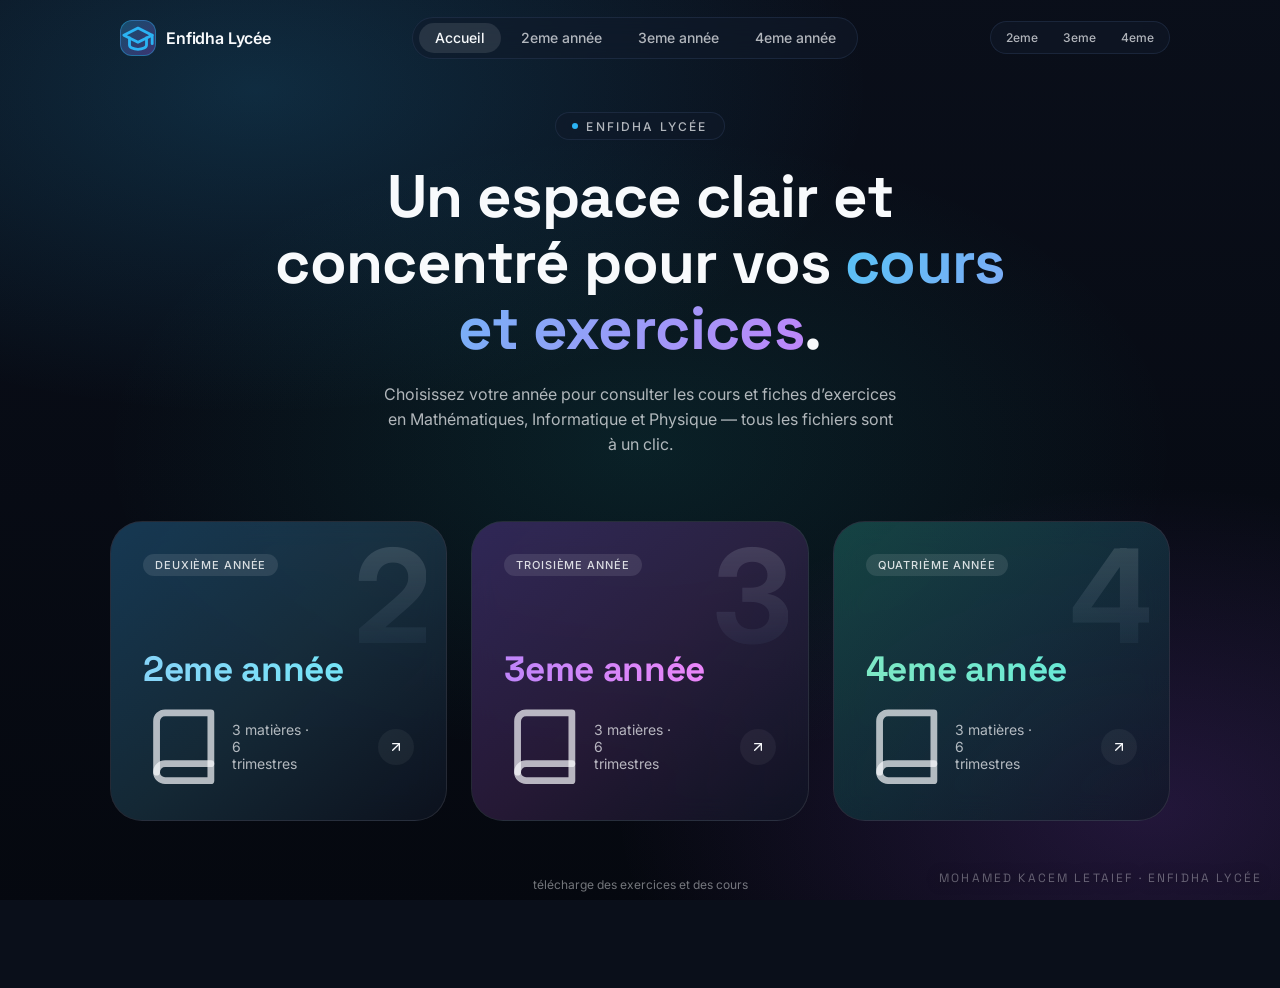
<file: index.html>
<!DOCTYPE html>
<html lang="fr">
<head>
  <link rel="icon" type="image/x-icon" href="icon.ico">
  <meta charset="UTF-8" />
  <meta name="viewport" content="width=device-width, initial-scale=1" />
  <title>Enfidha Lycée — Accueil</title>
  <meta name="description" content="Un espace clair et concentré pour les cours et exercices du lycée." />
  <link rel="stylesheet" href="styles.css" />
</head>
<body>
  <script src="data.js"></script>
  <script src="script.js"></script>
  <script>renderHome();</script>
</body>
</html>
</file>
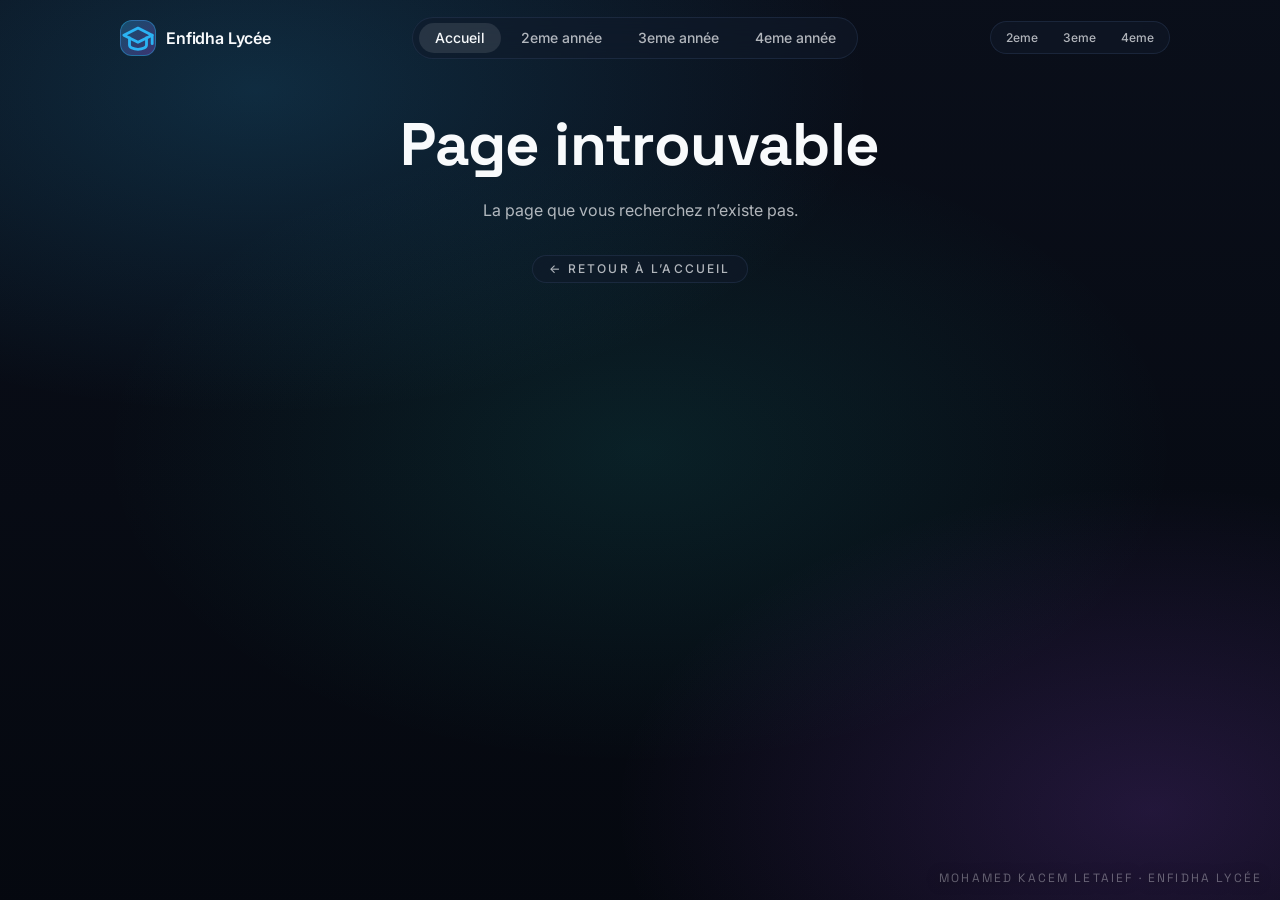
<file: subject.html>
<!DOCTYPE html>
<html lang="fr">
<head>
  <link rel="icon" type="image/x-icon" href="icon.ico">
  <meta charset="UTF-8" />
  <meta name="viewport" content="width=device-width, initial-scale=1" />
  <title>Enfidha Lycée — Matière</title>
  <link rel="stylesheet" href="styles.css" />
</head>
<body>
  <script src="data.js"></script>
  <script src="script.js"></script>
  <script>renderSubjectPage();</script>
</body>
</html>
</file>
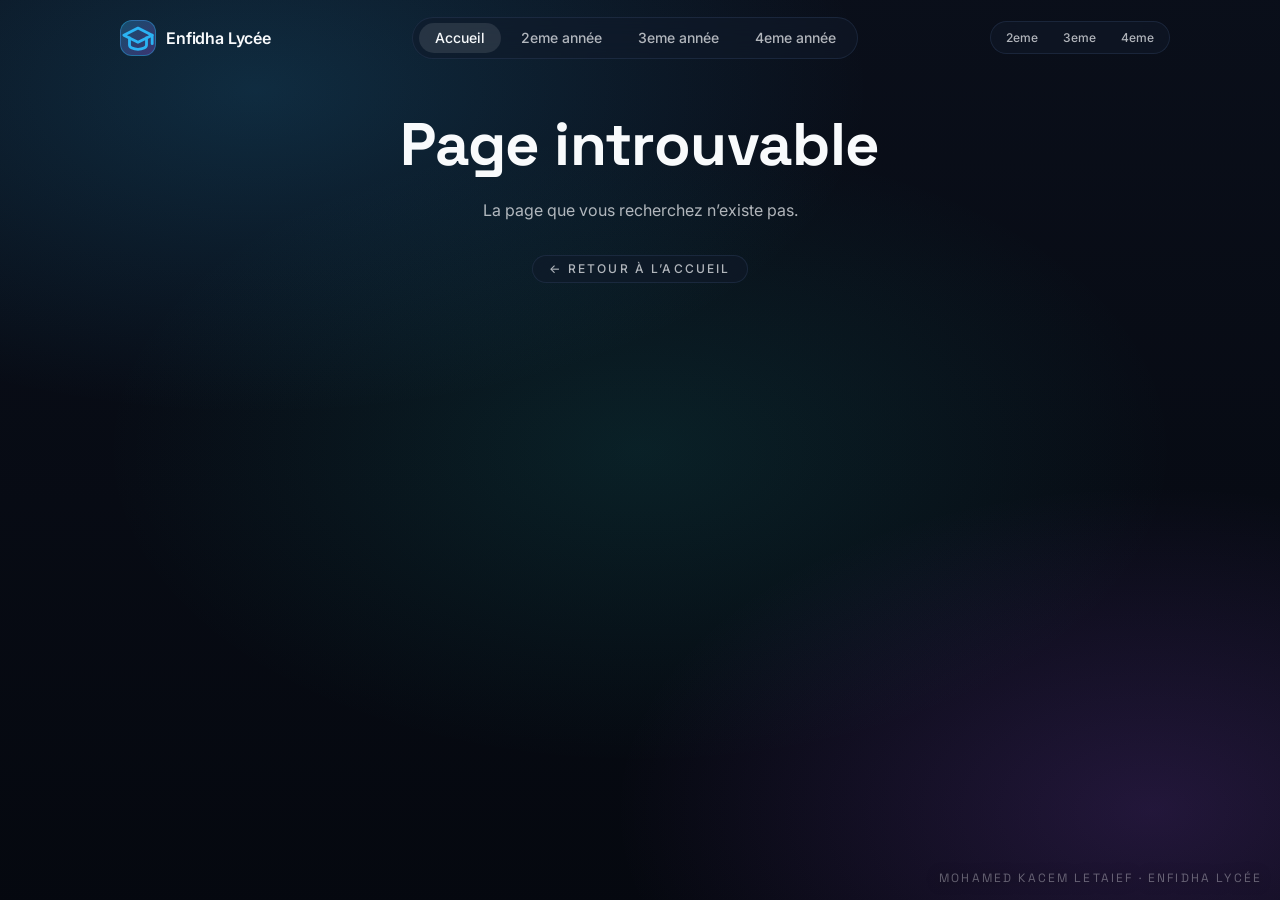
<file: year.html>
<!DOCTYPE html>
<html lang="fr">
<head>
  <link rel="icon" type="image/x-icon" href="icon.ico">
  <meta charset="UTF-8" />
  <meta name="viewport" content="width=device-width, initial-scale=1" />
  <title>Enfidha Lycée — Année</title>
  <link rel="stylesheet" href="styles.css" />
</head>
<body>
  <script src="data.js"></script>
  <script src="script.js"></script>
  <script>renderYearPage();</script>
</body>
</html>
</file>
<file: styles.css>
/* =========================================================
   Study Hub — Vanilla CSS
   ========================================================= */

@import url('https://fonts.googleapis.com/css2?family=Inter:wght@300;400;500;600;700;800&family=Space+Grotesk:wght@500;600;700&display=swap');

:root {
  --bg:        hsl(222, 45%, 7%);
  --bg-2:      hsl(222, 50%, 4%);
  --fg:        hsl(210, 40%, 98%);
  --fg-soft:   hsla(210, 40%, 98%, 0.7);
  --fg-mute:   hsla(210, 40%, 98%, 0.45);
  --card:      hsla(222, 40%, 14%, 0.7);
  --card-2:    hsla(222, 40%, 10%, 0.7);
  --border:    hsla(217, 33%, 30%, 0.45);
  --primary:   hsl(199, 89%, 56%);
  --accent:    hsl(270, 91%, 65%);
  --radius-sm: 0.75rem;
  --radius:    1rem;
  --radius-lg: 1.5rem;
  --radius-xl: 2rem;
  --font-sans: 'Inter', ui-sans-serif, system-ui, sans-serif;
  --font-display: 'Space Grotesk', var(--font-sans);
}

* { box-sizing: border-box; margin: 0; padding: 0; }

html, body { height: 100%; }

body {
  font-family: var(--font-sans);
  color: var(--fg);
  background-color: var(--bg);
  -webkit-font-smoothing: antialiased;
  background-image:
    radial-gradient(ellipse 80% 60% at 20% 10%, hsla(199, 89%, 56%, 0.18), transparent 60%),
    radial-gradient(ellipse 70% 60% at 90% 90%, hsla(270, 91%, 65%, 0.18), transparent 60%),
    radial-gradient(ellipse 60% 50% at 50% 50%, hsla(174, 76%, 50%, 0.10), transparent 70%),
    linear-gradient(180deg, var(--bg), var(--bg-2));
  background-attachment: fixed;
  min-height: 100vh;
  overflow-x: hidden;
}

a { color: inherit; text-decoration: none; }
button { font: inherit; color: inherit; cursor: pointer; border: 0; background: none; }

h1, h2, h3, h4 {
  font-family: var(--font-display);
  letter-spacing: -0.01em;
  line-height: 1.1;
}

/* =========================================================
   Layout helpers
   ========================================================= */
.container {
  width: 100%;
  max-width: 1100px;
  margin: 0 auto;
  padding: 0 1.25rem;
}

.page {
  padding-top: 7rem;
  padding-bottom: 6rem;
  min-height: 100vh;
}

/* =========================================================
   Glass panels
   ========================================================= */
.glass {
  background: linear-gradient(180deg, var(--card), var(--card-2));
  backdrop-filter: blur(14px);
  -webkit-backdrop-filter: blur(14px);
  border: 1px solid var(--border);
}

.glass-soft {
  background: hsla(222, 40%, 12%, 0.55);
  backdrop-filter: blur(10px);
  -webkit-backdrop-filter: blur(10px);
  border: 1px solid hsla(217, 33%, 28%, 0.4);
}

/* =========================================================
   Top navigation bar
   ========================================================= */
.navbar {
  position: fixed;
  inset: 0 0 auto 0;
  z-index: 40;
}
.navbar-inner {
  max-width: 1100px;
  margin: 0 auto;
  padding: 0.85rem 1.25rem;
  display: flex;
  align-items: center;
  justify-content: space-between;
}

.brand {
  display: inline-flex;
  align-items: center;
  gap: 0.65rem;
  padding: 0.4rem 0.6rem;
  border-radius: 999px;
  transition: color .3s;
}
.brand:hover { color: var(--primary); }
.brand-mark {
  width: 36px; height: 36px;
  display: grid; place-items: center;
  border-radius: 12px;
  background: linear-gradient(135deg, hsla(199, 89%, 56%, 0.3), hsla(270, 91%, 65%, 0.3));
  border: 1px solid hsla(199, 89%, 56%, 0.4);
  transition: transform .5s;
  color: var(--primary);
  font-weight: 700;
}
.brand:hover .brand-mark { transform: rotate(8deg); }
.brand-name { font-weight: 600; letter-spacing: -0.01em; }

.nav-links {
  display: none;
  gap: 0.25rem;
  padding: 0.35rem;
  border-radius: 999px;
}
@media (min-width: 768px) {
  .nav-links { display: inline-flex; }
  .nav-links-mobile { display: none; }
}
.nav-links a, .nav-links-mobile a {
  position: relative;
  padding: 0.4rem 1rem;
  font-size: 0.875rem;
  font-weight: 500;
  border-radius: 999px;
  color: var(--fg-soft);
  transition: background .3s, color .3s;
}
.nav-links a.active, .nav-links-mobile a.active {
  background: hsla(210, 40%, 98%, 0.1);
  color: var(--fg);
}
.nav-links a:hover, .nav-links-mobile a:hover {
  background: hsla(210, 40%, 98%, 0.05);
  color: var(--fg);
}

.nav-links-mobile {
  display: inline-flex;
  gap: 0.15rem;
  padding: 0.25rem;
  border-radius: 999px;
}
.nav-links-mobile a { padding: 0.25rem 0.7rem; font-size: 0.75rem; }

/* =========================================================
   Back button (fixed)
   ========================================================= */
.back-btn {
  position: fixed;
  top: 1rem;
  left: 1rem;
  z-index: 50;
  display: inline-flex;
  align-items: center;
  gap: 0.5rem;
  padding: 0.55rem 1rem;
  border-radius: 999px;
  font-size: 0.875rem;
  font-weight: 500;
  color: var(--fg);
  transition: padding .3s ease, box-shadow .3s ease, border-color .3s ease, transform .15s;
}
.back-btn:hover {
  padding-left: 1.25rem;
  padding-right: 1.25rem;
  border-color: hsla(199, 89%, 56%, 0.6);
  box-shadow: 0 8px 30px -6px hsla(199, 89%, 56%, 0.45);
}
.back-btn:active { transform: scale(0.97); }
.back-btn svg { width: 16px; height: 16px; transition: transform .3s; }
.back-btn:hover svg { transform: translateX(-3px); }

/* =========================================================
   Signature
   ========================================================= */
.signature {
  position: fixed;
  right: 18px;
  bottom: 14px;
  font-family: var(--font-display);
  font-size: 12px;
  letter-spacing: 0.18em;
  text-transform: uppercase;
  color: hsla(210, 40%, 98%, 0.35);
  pointer-events: none;
  user-select: none;
  z-index: 60;
  text-shadow: 0 1px 12px hsla(222, 45%, 0%, 0.6);
}

/* =========================================================
   Home page hero
   ========================================================= */
.hero { display: flex; flex-direction: column; align-items: center; text-align: center; }

.eyebrow {
  display: inline-flex;
  align-items: center;
  gap: 0.5rem;
  padding: 0.35rem 1rem;
  border-radius: 999px;
  font-size: 0.75rem;
  font-weight: 500;
  letter-spacing: 0.18em;
  text-transform: uppercase;
  color: var(--fg-soft);
  margin-bottom: 1.5rem;
}
.eyebrow .dot { width: 6px; height: 6px; border-radius: 999px; background: var(--primary); }

.hero h1 {
  font-size: clamp(2.25rem, 5vw, 3.75rem);
  font-weight: 700;
  max-width: 48rem;
}
.hero p {
  margin-top: 1.25rem;
  max-width: 32rem;
  color: var(--fg-soft);
  font-size: 1rem;
  line-height: 1.55;
}

.text-gradient {
  background: linear-gradient(120deg, hsl(199, 89%, 65%), hsl(270, 91%, 75%));
  -webkit-background-clip: text;
  background-clip: text;
  color: transparent;
}

/* =========================================================
   Card grids (years / subjects)
   ========================================================= */
.grid-3 {
  display: grid;
  grid-template-columns: 1fr;
  gap: 1.25rem;
  margin-top: 4rem;
}
@media (min-width: 768px) {
  .grid-3 { grid-template-columns: repeat(3, 1fr); gap: 1.5rem; }
}

.card {
  position: relative;
  isolation: isolate;
  overflow: hidden;
  border-radius: var(--radius-xl);
  padding: 1.75rem;
  display: flex;
  flex-direction: column;
  min-height: 260px;
  transition: transform .5s ease, box-shadow .5s ease, border-color .5s ease;
}
@media (min-width: 640px) { .card { padding: 2rem; min-height: 300px; } }

.card:hover {
  transform: translateY(-8px);
  box-shadow: 0 30px 80px -30px hsla(199, 89%, 56%, 0.55);
}

.card .wash {
  position: absolute;
  inset: 0;
  z-index: -1;
  opacity: 0.7;
  transition: opacity .5s;
}
.card:hover .wash { opacity: 1; }

.card .ghost-num {
  position: absolute;
  right: 1.25rem;
  top: 0.6rem;
  font-size: 130px;
  font-weight: 700;
  line-height: 1;
  letter-spacing: -0.04em;
  background: linear-gradient(180deg, var(--fg), hsla(210, 40%, 50%, 0.4));
  -webkit-background-clip: text;
  background-clip: text;
  color: transparent;
  opacity: 0.15;
  transition: opacity .5s, transform .5s;
  pointer-events: none;
  user-select: none;
}
.card:hover .ghost-num { opacity: 0.3; transform: translateY(-4px); }

.tag {
  align-self: flex-start;
  padding: 0.25rem 0.75rem;
  border-radius: 999px;
  background: hsla(210, 40%, 98%, 0.1);
  font-size: 11px;
  font-weight: 500;
  letter-spacing: 0.08em;
  text-transform: uppercase;
  color: hsla(210, 40%, 98%, 0.85);
}

.card h2.year-title,
.card h3.subject-title {
  margin-top: auto;
  font-size: clamp(2rem, 4vw, 2.2rem);
  font-weight: 700;
  background: linear-gradient(90deg, var(--c1, hsl(199, 89%, 65%)), var(--c2, hsl(270, 91%, 75%)));
  -webkit-background-clip: text;
  background-clip: text;
  color: transparent;
  padding-bottom: 0.25rem;
}

.card-foot {
  margin-top: 0.85rem;
  display: flex;
  align-items: center;
  justify-content: space-between;
}
.card-foot .meta {
  display: inline-flex;
  align-items: center;
  gap: 0.5rem;
  font-size: 0.875rem;
  color: var(--fg-soft);
}
.card-foot .arrow {
  width: 36px; height: 36px;
  border-radius: 999px;
  background: hsla(210, 40%, 98%, 0.05);
  display: grid; place-items: center;
  transition: background .5s, transform .5s;
}
.card:hover .card-foot .arrow {
  background: hsla(210, 40%, 98%, 0.15);
  transform: rotate(45deg);
}
.card-foot .arrow svg { width: 16px; height: 16px; }

/* Year card colors */
.card.year-2 { border: 1px solid hsla(56, 100%, 100%, 0.1); --c1: hsl(199, 89%, 75%); --c2: hsl(186, 89%, 70%); }
.card.year-3 { border: 1px solid hsla(56, 100%, 100%, 0.1); --c1: hsl(270, 91%, 75%); --c2: hsl(300, 91%, 75%); }
.card.year-4 { border: 1px solid hsla(56, 100%, 100%, 0.1); --c1: hsl(160, 70%, 70%); --c2: hsl(174, 76%, 65%); }
.card.year-2 .wash { background: linear-gradient(135deg, hsla(199, 89%, 56%, 0.3), hsla(186, 89%, 65%, 0.15), transparent); }
.card.year-3 .wash { background: linear-gradient(135deg, hsla(270, 91%, 65%, 0.3), hsla(300, 91%, 65%, 0.15), transparent); }
.card.year-4 .wash { background: linear-gradient(135deg, hsla(160, 70%, 50%, 0.3), hsla(174, 76%, 50%, 0.15), transparent); }
.card.year-2:hover { border-color: hsla(199, 89%, 56%, 0.6); }
.card.year-3:hover { border-color: hsla(270, 91%, 65%, 0.6); }
.card.year-4:hover { border-color: hsla(160, 70%, 50%, 0.6); }

/* Subject card colors */
.card.subj-mathematics      { --c1: hsl(199, 89%, 80%); --c2: hsl(186, 89%, 75%); }
.card.subj-computer-science { --c1: hsl(270, 91%, 80%); --c2: hsl(300, 91%, 80%); }
.card.subj-physics          { --c1: hsl(160, 70%, 75%); --c2: hsl(174, 76%, 70%); }
.card.subj-mathematics .wash      { background: linear-gradient(135deg, hsla(199, 89%, 56%, 0.25), hsla(186, 89%, 65%, 0.10), transparent); }
.card.subj-computer-science .wash { background: linear-gradient(135deg, hsla(270, 91%, 65%, 0.25), hsla(300, 91%, 65%, 0.10), transparent); }
.card.subj-physics .wash          { background: linear-gradient(135deg, hsla(160, 70%, 50%, 0.25), hsla(174, 76%, 50%, 0.10), transparent); }
.card.subj-mathematics:hover      { border-color: hsla(199, 89%, 56%, 0.6); }
.card.subj-computer-science:hover { border-color: hsla(270, 91%, 65%, 0.6); }
.card.subj-physics:hover          { border-color: hsla(160, 70%, 50%, 0.6); }

.subj-icon {
  width: 56px; height: 56px;
  border-radius: 1rem;
  background: hsla(210, 40%, 98%, 0.05);
  border: 1px solid hsla(210, 40%, 98%, 0.1);
  display: grid; place-items: center;
  transition: transform .5s, background .5s;
}
.card:hover .subj-icon { transform: rotate(-6deg); background: hsla(210, 40%, 98%, 0.1); }
.subj-icon svg { width: 28px; height: 28px; color: hsla(210, 40%, 98%, 0.85); }

.subj-blurb {
  margin-top: 0.4rem;
  font-size: 0.875rem;
  color: var(--fg-soft);
}

.chip-row { display: flex; gap: 0.4rem; }
.chip {
  padding: 0.25rem 0.65rem;
  border-radius: 999px;
  background: hsla(210, 40%, 98%, 0.05);
  font-size: 11px;
  color: var(--fg-soft);
}

/* =========================================================
   Subject page (Courses + Exercises)
   ========================================================= */
.subject-header {
  display: flex;
  flex-direction: column;
  gap: 1.25rem;
  align-items: flex-start;
}
@media (min-width: 640px) {
  .subject-header { flex-direction: row; align-items: center; justify-content: space-between; }
}
.subject-header .left { display: flex; align-items: center; gap: 1rem; }
.subject-header .eyebrow-sm {
  font-size: 0.75rem;
  letter-spacing: 0.18em;
  text-transform: uppercase;
  color: hsla(210, 40%, 98%, 0.55);
}
.subject-header h1 {
  margin-top: 0.25rem;
  font-size: clamp(1.75rem, 4vw, 2.5rem);
  font-weight: 700;
}
.subject-header .right {
  font-size: 0.875rem;
  color: var(--fg-soft);
  max-width: 28rem;
}

.sections {
  margin-top: 3rem;
  display: grid;
  grid-template-columns: 1fr;
  gap: 2rem;
}
@media (min-width: 1024px) { .sections { grid-template-columns: 1fr 1fr; } }

.section-head {
  display: flex;
  align-items: center;
  gap: 0.75rem;
  margin-bottom: 1.25rem;
}
.section-head .ico {
  width: 40px; height: 40px;
  border-radius: 12px;
  background: hsla(210, 40%, 98%, 0.05);
  display: grid; place-items: center;
  border: 1px solid hsla(199, 89%, 56%, 0.3);
  transition: border-color .3s;
}
.section-head .ico.accent { border-color: hsla(270, 91%, 65%, 0.3); }
.section-head h2 { font-size: 1.5rem; font-weight: 600; }
.section-head p { font-size: 0.875rem; color: var(--fg-soft); margin-top: 2px; }

.trimester-list {
  display: flex;
  flex-direction: column;
  gap: 1.25rem;
}

.trimester {
  border-radius: var(--radius-lg);
  padding: 1.25rem;
  transition: box-shadow .5s;
}
.trimester:hover {
  box-shadow: 0 20px 60px -25px hsla(199, 89%, 56%, 0.45);
}

.trimester-head {
  display: flex; align-items: center; justify-content: space-between;
  margin-bottom: 0.75rem;
}
.trimester-head h3 {
  font-size: 0.85rem;
  font-weight: 600;
  letter-spacing: 0.18em;
  text-transform: uppercase;
  color: hsla(210, 40%, 98%, 0.75);
}
.trimester-head .count {
  font-size: 0.75rem;
  font-family: ui-monospace, Menlo, monospace;
  color: hsla(199, 89%, 56%, 0.85);
}
.trimester-head .count.accent { color: hsla(270, 91%, 75%, 0.85); }

.item-list { list-style: none; }
.item-list li + li { border-top: 1px solid hsla(210, 40%, 98%, 0.05); }

.item {
  display: flex;
  align-items: center;
  justify-content: space-between;
  gap: 0.75rem;
  padding: 0.75rem;
  border-radius: 0.75rem;
  font-size: 0.875rem;
  color: hsla(210, 40%, 98%, 0.85);
  transition: background .3s, transform .3s, color .3s;
}
.item:hover {
  background: hsla(210, 40%, 98%, 0.05);
  color: var(--fg);
  transform: translateX(4px);
}
.item .left {
  display: flex;
  align-items: center;
  gap: 0.75rem;
  min-width: 0;
}
.item .left .file-ico {
  width: 16px; height: 16px;
  color: hsla(210, 40%, 98%, 0.45);
  flex: 0 0 auto;
  transition: color .3s;
}
.item:hover .left .file-ico { color: var(--primary); }
.item .left span.title {
  white-space: nowrap;
  overflow: hidden;
  text-overflow: ellipsis;
}
.item .badge {
  display: inline-flex;
  align-items: center;
  gap: 0.35rem;
  flex: 0 0 auto;
  padding: 0.25rem 0.65rem;
  border-radius: 999px;
  background: hsla(210, 40%, 98%, 0.05);
  font-size: 11px;
  font-weight: 500;
  letter-spacing: 0.08em;
  text-transform: uppercase;
  color: var(--fg-soft);
  transition: background .3s, color .3s;
}
.item:hover .badge {
  background: hsla(199, 89%, 56%, 0.15);
  color: var(--primary);
}
.item .badge svg { width: 12px; height: 12px; }

/* =========================================================
   Animations
   ========================================================= */
@keyframes fade-up {
  from { opacity: 0; transform: translateY(14px); }
  to   { opacity: 1; transform: translateY(0); }
}
.fade-up { animation: fade-up .55s cubic-bezier(.22, 1, .36, 1) both; }
.delay-1 { animation-delay: 80ms; }
.delay-2 { animation-delay: 160ms; }
.delay-3 { animation-delay: 240ms; }
.delay-4 { animation-delay: 320ms; }
.delay-5 { animation-delay: 400ms; }
.delay-6 { animation-delay: 480ms; }

/* Scrollbar */
::-webkit-scrollbar { width: 10px; height: 10px; }
::-webkit-scrollbar-track { background: transparent; }
::-webkit-scrollbar-thumb { background: hsla(217, 33%, 30%, 0.6); border-radius: 8px; }
::-webkit-scrollbar-thumb:hover { background: hsla(217, 33%, 40%, 0.7); }

.foot-tip {
  text-align: center;
  font-size: 0.75rem;
  color: var(--fg-mute);
  margin-top: 3.5rem;
}
</file>
